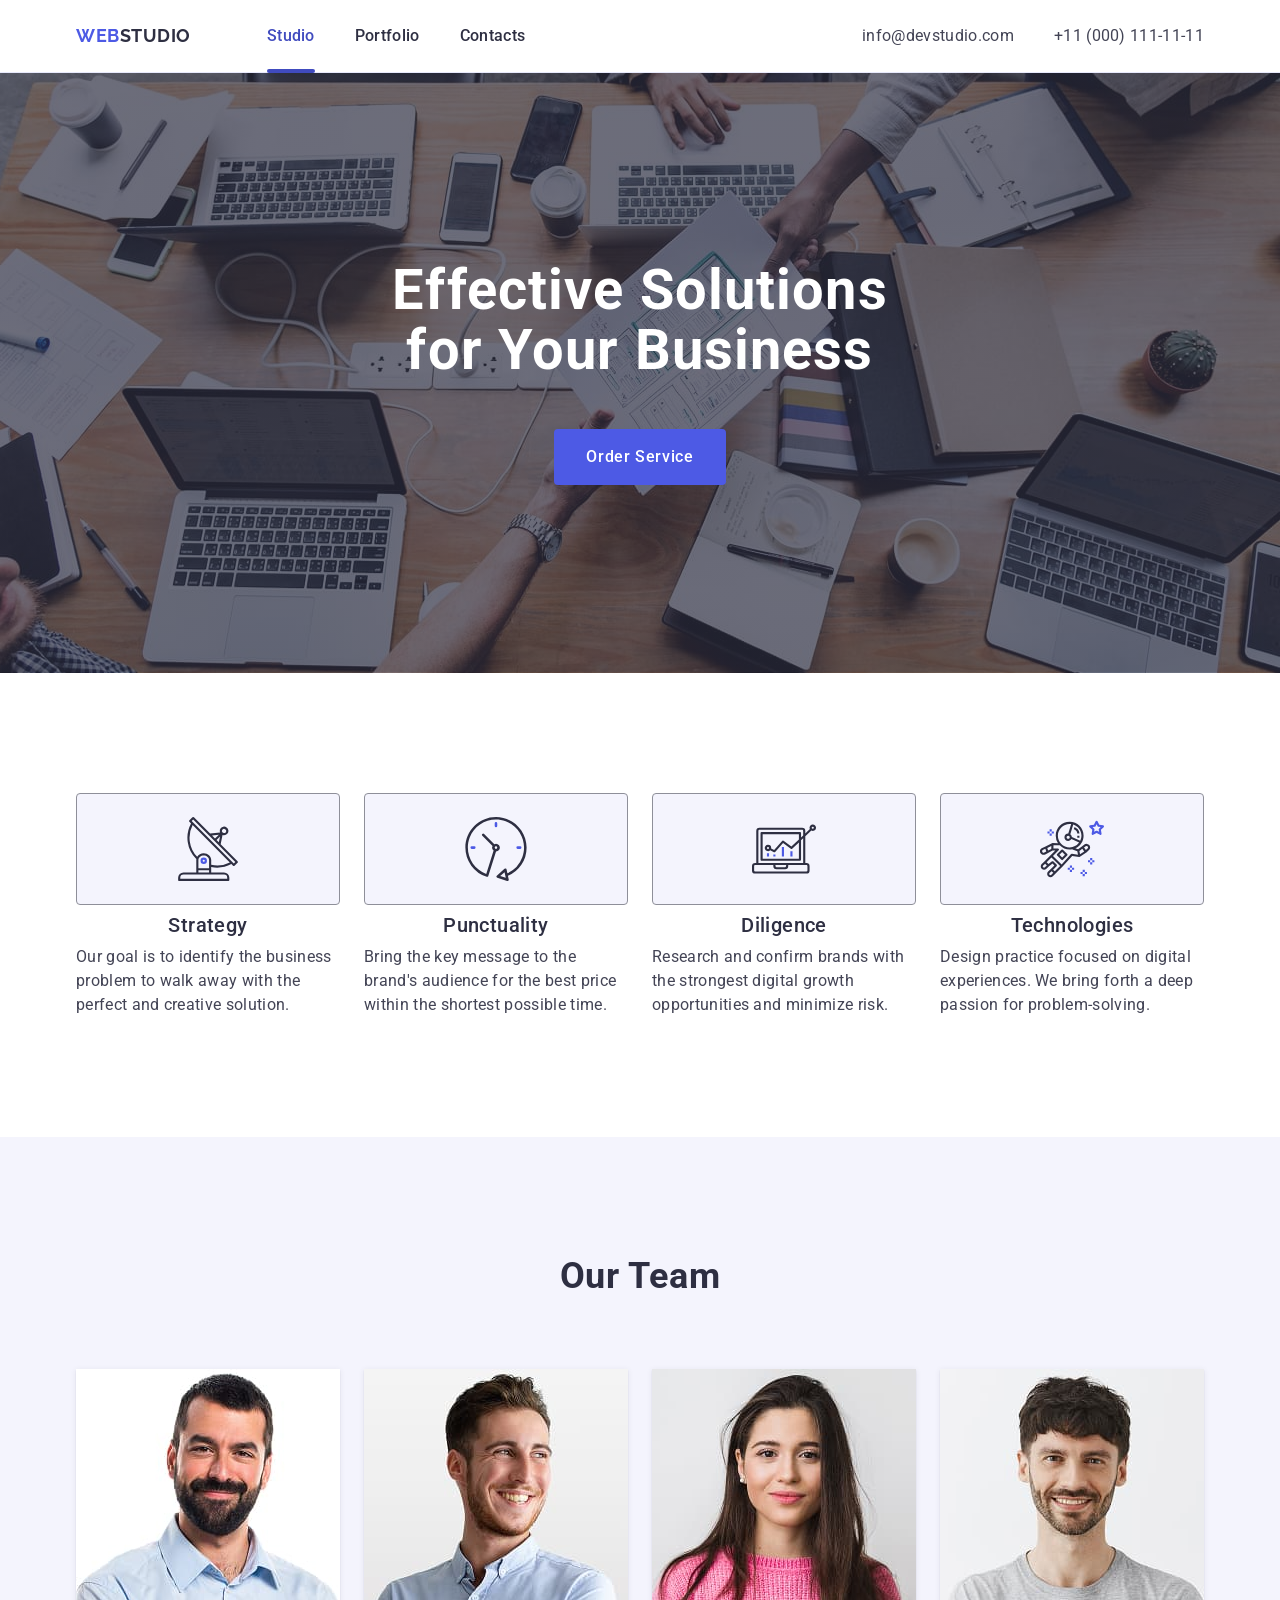
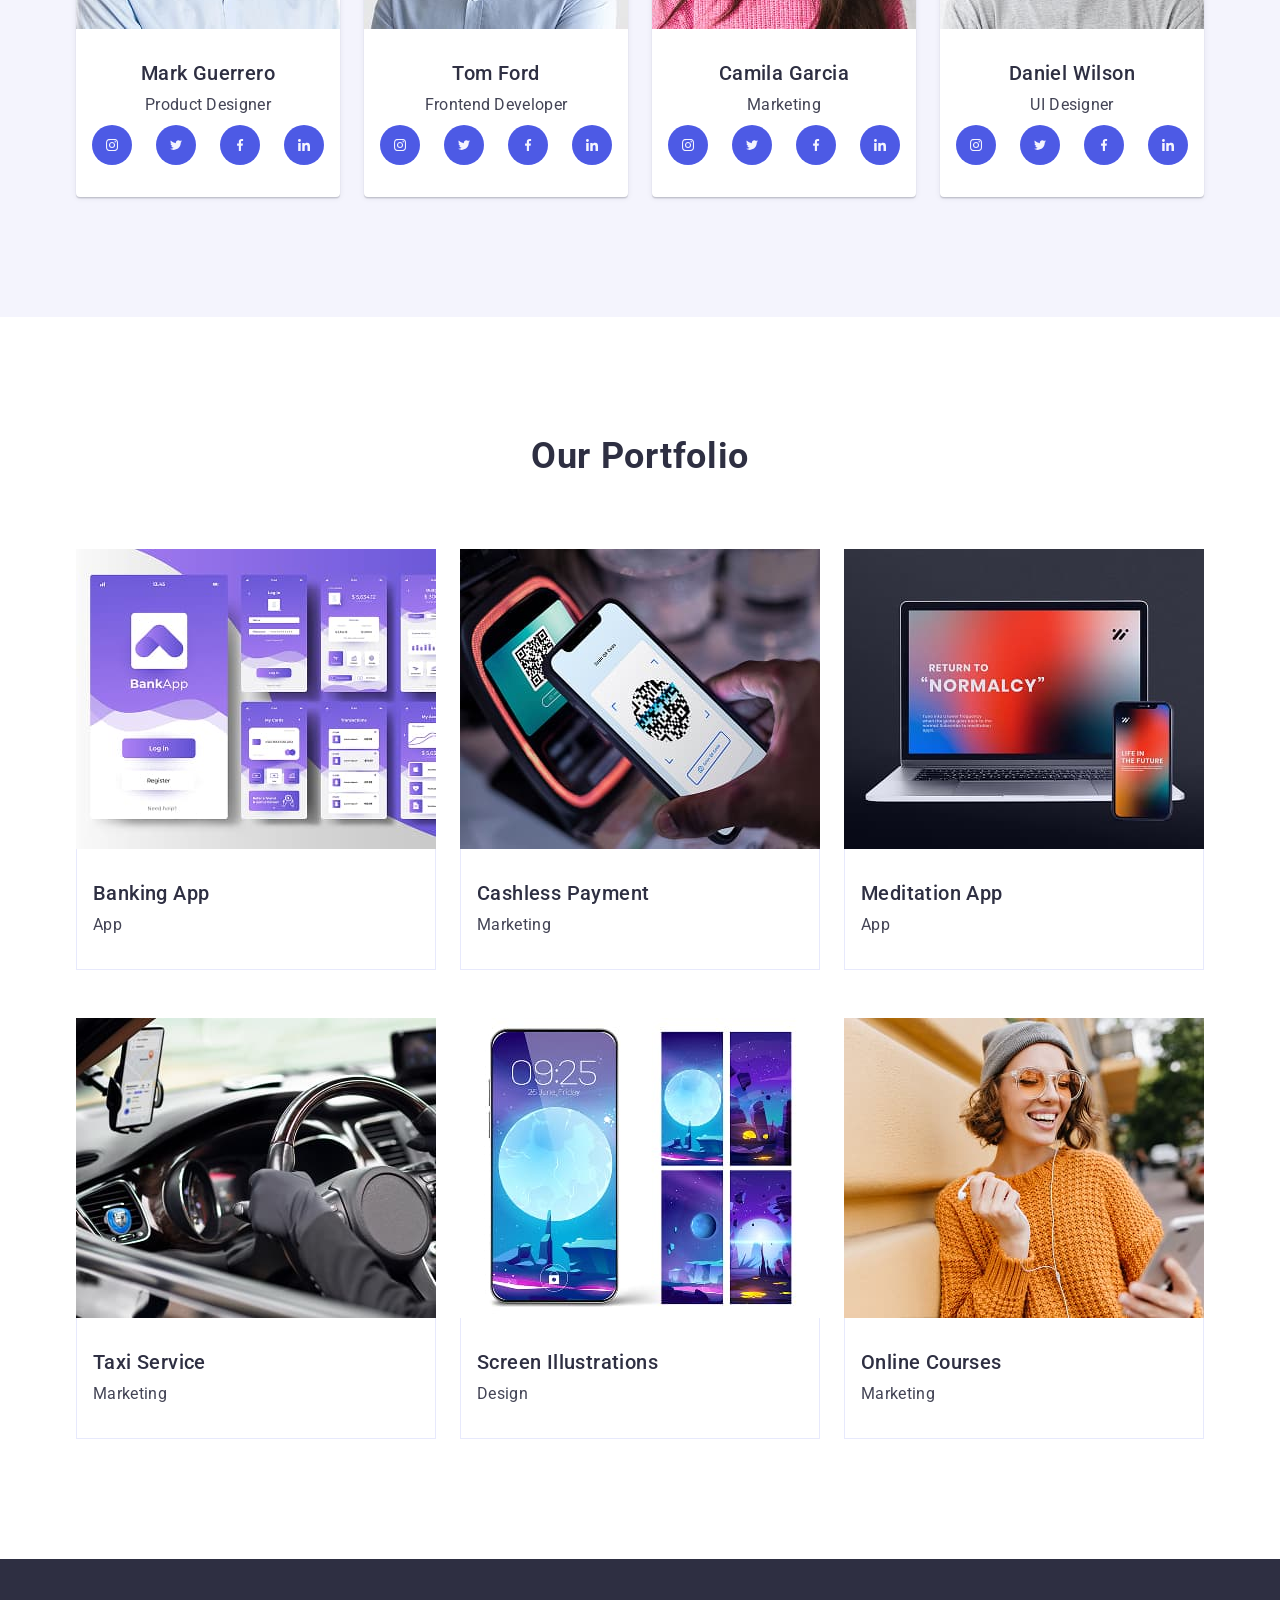
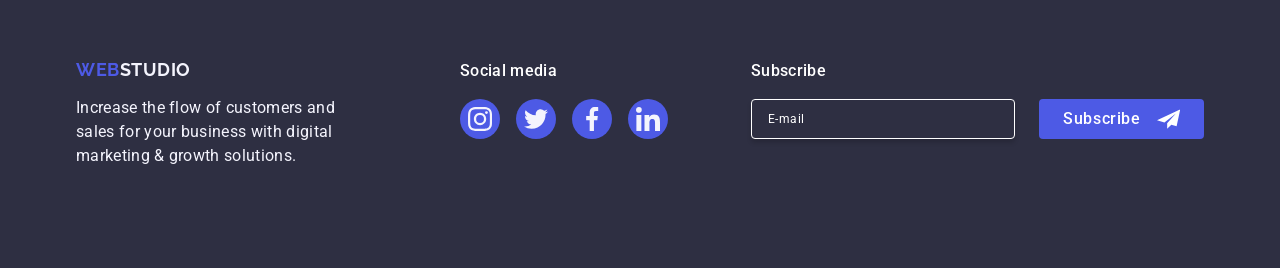
<file: index.html>
<!DOCTYPE html>
<html lang="en">
  <head>
    <meta charset="UTF-8" />
    <meta name="viewport" content="width=device-width, initial-scale=1.0" />
    <link rel="preconnect" href="https://fonts.googleapis.com" />
    <link rel="preconnect" href="https://fonts.gstatic.com" crossorigin />
    <link
      href="https://fonts.googleapis.com/css2?family=Roboto:wght@400;500;700&display=swap&family=Raleway:wght@700&display=swap"
      rel="stylesheet"
    />
    <title>Homework-6</title>
    <link
      rel="stylesheet"
      href="https://cdnjs.cloudflare.com/ajax/libs/modern-normalize/3.0.1/modern-normalize.min.css"
      integrity="sha512-q6WgHqiHlKyOqslT/lgBgodhd03Wp4BEqKeW6nNtlOY4quzyG3VoQKFrieaCeSnuVseNKRGpGeDU3qPmabCANg=="
      crossorigin="anonymous"
      referrerpolicy="no-referrer"
    />
    <link rel="stylesheet" href="./css/styles.css" />
  </head>
  <body>
    <header class="header">
      <div class="container header-container">
        <nav class="nav">
          <a class="logo" href="./index.html"
            >Web<span class="logo-accent">Studio</span></a
          >
          <ul class="nav-list">
            <li class="nav-item">
              <a class="nav-link active" href="./index.html">Studio</a>
            </li>
            <li class="nav-item"><a class="nav-link" href="">Portfolio</a></li>
            <li class="nav-item"><a class="nav-link" href="">Contacts</a></li>
          </ul>
        </nav>
        <address class="address">
          <ul class="address-list">
            <li class="address-item">
              <a class="address-link" href="mailto:info@devstudio.com"
                >info@devstudio.com</a
              >
            </li>
            <li class="address-item">
              <a class="address-link" href="tel:+110001111111"
                >+11 (000) 111-11-11</a
              >
            </li>
          </ul>
        </address>
        <button class="button mob-menu-open-btn" type="button">
          <svg class="mob-menu-open-icon" width="24" height="24">
            <use href="./images/icons.svg#icon-mob-menu"></use>
          </svg>
        </button>
      </div>
      <div class="mob-menu">
        <div class="container mob-menu-container">
          <button class="mob-menu-close-btn" type="button">
            <svg class="mob-menu-close-icon" width="8" height="8">
              <use href="./images/icons.svg#icon-close-cross"></use>
            </svg>
          </button>
          <nav class="mob-menu-nav">
            <ul class="mob-menu-nav-list">
              <li class="mob-menu-nav-item">
                <a class="mob-menu-nav-link" href="./index.html">Studio</a>
              </li>
              <li class="mob-menu-nav-item">
                <a class="mob-menu-nav-link" href="">Portfolio</a>
              </li>
              <li class="mob-menu-nav-item">
                <a class="mob-menu-nav-link" href="">Contacts</a>
              </li>
            </ul>
          </nav>
          <address class="mob-menu-address">
            <ul class="mob-menu-address-list">
              <li class="mob-menu-address-item">
                <a
                  class="mob-menu-address-link"
                  href="mailto:info@devstudio.com"
                  >info@devstudio.com</a
                >
              </li>
              <li class="mob-menu-address-item">
                <a class="mob-menu-address-link" href="tel:+110001111111"
                  >+11 (000) 111-11-11</a
                >
              </li>
            </ul>
          </address>
          <div class="mob-menu-social">
            <ul class="mob-menu-social-list">
              <li class="mob-menu-social-item">
                <a class="mob-menu-social-link" href="">
                  <svg class="mob-menu-social-icon" width="24" height="24">
                    <use href="./images/icons.svg#icon-instagram"></use>
                  </svg>
                </a>
              </li>
              <li class="mob-menu-social-item">
                <a class="mob-menu-social-link" href="">
                  <svg class="mob-menu-social-icon" width="24" height="24">
                    <use href="./images/icons.svg#icon-twitter"></use>
                  </svg>
                </a>
              </li>
              <li class="mob-menu-social-item">
                <a class="mob-menu-social-link" href="">
                  <svg class="mob-menu-social-icon" width="24" height="24">
                    <use href="./images/icons.svg#icon-facebook"></use>
                  </svg>
                </a>
              </li>
              <li class="mob-menu-social-item">
                <a class="mob-menu-social-link" href="">
                  <svg class="mob-menu-social-icon" width="24" height="24">
                    <use href="./images/icons.svg#icon-linkedin"></use>
                  </svg>
                </a>
              </li>
            </ul>
          </div>
        </div>
      </div>
    </header>
    <main>
      <section class="section hero-section">
        <div class="container hero-container">
          <h1 class="hero-title">Effective Solutions for Your Business</h1>
          <button class="button hero-button" type="button" data-modal-open-btn>
            Order Service
          </button>
        </div>
      </section>
      <section class="section features-section">
        <div class="container features-container">
          <h2 class="features-title visually-hidden">Features</h2>
          <ul class="features-list">
            <li class="features-item">
              <div class="features-item-icon-wrapper">
                <svg class="features-item-icon" width="64" height="64">
                  <use href="./images/icons.svg#icon-antenna"></use>
                </svg>
              </div>
              <h3 class="features-item-title">Strategy</h3>
              <p class="features-item-text">
                Our goal is to identify the business problem to walk away with
                the perfect and creative solution.
              </p>
            </li>
            <li class="features-item">
              <div class="features-item-icon-wrapper">
                <svg class="features-item-icon" width="64" height="64">
                  <use href="./images/icons.svg#icon-clock"></use>
                </svg>
              </div>
              <h3 class="features-item-title">Punctuality</h3>
              <p class="features-item-text">
                Bring the key message to the brand's audience for the best price
                within the shortest possible time.
              </p>
            </li>
            <li class="features-item">
              <div class="features-item-icon-wrapper">
                <svg class="features-item-icon" width="64" height="64">
                  <use href="./images/icons.svg#icon-diagram"></use>
                </svg>
              </div>
              <h3 class="features-item-title">Diligence</h3>
              <p class="features-item-text">
                Research and confirm brands with the strongest digital growth
                opportunities and minimize risk.
              </p>
            </li>
            <li class="features-item">
              <div class="features-item-icon-wrapper">
                <svg class="features-item-icon" width="64" height="64">
                  <use href="./images/icons.svg#icon-astronaut"></use>
                </svg>
              </div>
              <h3 class="features-item-title">Technologies</h3>
              <p class="features-item-text">
                Design practice focused on digital experiences. We bring forth a
                deep passion for problem-solving.
              </p>
            </li>
          </ul>
        </div>
      </section>
      <section class="section team-section">
        <div class="container team-container">
          <h2 class="team-title">Our Team</h2>
          <ul class="team-list">
            <li class="team-item">
              <img
                srcset="
                  ./images/member-1-1x.jpg 1x,
                  ./images/member-1-2x.jpg 2x
                "
                src="./images/member-1-1x.jpg"
                alt="Mark Guerrero"
                width="264"
              />
              <div class="team-item-text-content">
                <h3 class="team-item-title">Mark Guerrero</h3>
                <p class="team-item-text">Product Designer</p>
                <ul class="team-social-list">
                  <li class="team-social-item">
                    <a class="team-social-link" href="">
                      <svg class="team-social-icon" width="12" height="12">
                        <use href="./images/icons.svg#icon-instagram"></use>
                      </svg>
                    </a>
                  </li>
                  <li class="team-social-item">
                    <a class="team-social-link" href="">
                      <svg class="team-social-icon" width="12" height="12">
                        <use href="./images/icons.svg#icon-twitter"></use>
                      </svg>
                    </a>
                  </li>
                  <li class="team-social-item">
                    <a class="team-social-link" href="">
                      <svg class="team-social-icon" width="12" height="12">
                        <use href="./images/icons.svg#icon-facebook"></use>
                      </svg>
                    </a>
                  </li>
                  <li class="team-social-item">
                    <a class="team-social-link" href="">
                      <svg class="team-social-icon" width="12" height="12">
                        <use href="./images/icons.svg#icon-linkedin"></use>
                      </svg>
                    </a>
                  </li>
                </ul>
              </div>
            </li>
            <li class="team-item">
              <img
                srcset="
                  ./images/member-2-1x.jpg 1x,
                  ./images/member-2-2x.jpg 2x
                "
                src="./images/member-2-1x.jpg"
                alt="Tom Ford"
                width="264"
              />
              <div class="team-item-text-content">
                <h3 class="team-item-title">Tom Ford</h3>
                <p class="team-item-text">Frontend Developer</p>
                <ul class="team-social-list">
                  <li class="team-social-item">
                    <a class="team-social-link" href="">
                      <svg class="team-social-icon" width="12" height="12">
                        <use href="./images/icons.svg#icon-instagram"></use>
                      </svg>
                    </a>
                  </li>
                  <li class="team-social-item">
                    <a class="team-social-link" href="">
                      <svg class="team-social-icon" width="12" height="12">
                        <use href="./images/icons.svg#icon-twitter"></use>
                      </svg>
                    </a>
                  </li>
                  <li class="team-social-item">
                    <a class="team-social-link" href="">
                      <svg class="team-social-icon" width="12" height="12">
                        <use href="./images/icons.svg#icon-facebook"></use>
                      </svg>
                    </a>
                  </li>
                  <li class="team-social-item">
                    <a class="team-social-link" href="">
                      <svg class="team-social-icon" width="12" height="12">
                        <use href="./images/icons.svg#icon-linkedin"></use>
                      </svg>
                    </a>
                  </li>
                </ul>
              </div>
            </li>
            <li class="team-item">
              <img
                srcset="
                  ./images/member-3-1x.jpg 1x,
                  ./images/member-3-2x.jpg 2x
                "
                src="./images/member-3-1x.jpg"
                alt="Camila Garcia"
                width="264"
              />
              <div class="team-item-text-content">
                <h3 class="team-item-title">Camila Garcia</h3>
                <p class="team-item-text">Marketing</p>
                <ul class="team-social-list">
                  <li class="team-social-item">
                    <a class="team-social-link" href="">
                      <svg class="team-social-icon" width="12" height="12">
                        <use href="./images/icons.svg#icon-instagram"></use>
                      </svg>
                    </a>
                  </li>
                  <li class="team-social-item">
                    <a class="team-social-link" href="">
                      <svg class="team-social-icon" width="12" height="12">
                        <use href="./images/icons.svg#icon-twitter"></use>
                      </svg>
                    </a>
                  </li>
                  <li class="team-social-item">
                    <a class="team-social-link" href="">
                      <svg class="team-social-icon" width="12" height="12">
                        <use href="./images/icons.svg#icon-facebook"></use>
                      </svg>
                    </a>
                  </li>
                  <li class="team-social-item">
                    <a class="team-social-link" href="">
                      <svg class="team-social-icon" width="12" height="12">
                        <use href="./images/icons.svg#icon-linkedin"></use>
                      </svg>
                    </a>
                  </li>
                </ul>
              </div>
            </li>
            <li class="team-item">
              <img
                srcset="
                  ./images/member-4-1x.jpg 1x,
                  ./images/member-4-2x.jpg 2x
                "
                src="./images/member-4-1x.jpg"
                alt="Daniel Wilson"
                width="264"
              />
              <div class="team-item-text-content">
                <h3 class="team-item-title">Daniel Wilson</h3>
                <p class="team-item-text">UI Designer</p>
                <ul class="team-social-list">
                  <li class="team-social-item">
                    <a class="team-social-link" href="">
                      <svg class="team-social-icon" width="12" height="12">
                        <use href="./images/icons.svg#icon-instagram"></use>
                      </svg>
                    </a>
                  </li>
                  <li class="team-social-item">
                    <a class="team-social-link" href="">
                      <svg class="team-social-icon" width="12" height="12">
                        <use href="./images/icons.svg#icon-twitter"></use>
                      </svg>
                    </a>
                  </li>
                  <li class="team-social-item">
                    <a class="team-social-link" href="">
                      <svg class="team-social-icon" width="12" height="12">
                        <use href="./images/icons.svg#icon-facebook"></use>
                      </svg>
                    </a>
                  </li>
                  <li class="team-social-item">
                    <a class="team-social-link" href="">
                      <svg class="team-social-icon" width="12" height="12">
                        <use href="./images/icons.svg#icon-linkedin"></use>
                      </svg>
                    </a>
                  </li>
                </ul>
              </div>
            </li>
          </ul>
        </div>
      </section>
      <section class="section portfolio-section">
        <div class="container portfolio-container">
          <h2 class="portfolio-title">Our Portfolio</h2>
          <ul class="portfolio-list">
            <li class="portfolio-item">
              <div class="portfolio-image-wrapper">
                <picture>
                  <source
                    srcset="
                      ./images/portfolio-1-1x.jpg 1x,
                      ./images/portfolio-1-2x.jpg 2x
                    "
                    media="(min-width: 768px)"
                  />
                  <source
                    srcset="
                      ./images/portfolio-1-mob-1x.jpg 1x,
                      ./images/portfolio-1-mob-2x.jpg 2x
                    "
                    media="(min-width: 320px)"
                  />
                  <img
                    src="./images/portfolio-1-1x.jpg"
                    alt="Scanning QR code for Cashless Payment"
                    width="360"
                  />
                </picture>
                <p class="portfolio-overlay-text">
                  14 Stylish and User-Friendly App Design Concepts · Task
                  Manager App · Calorie Tracker App · Exotic Fruit Ecommerce App
                  · Cloud Storage App
                </p>
              </div>
              <div class="portfolio-item-text-content">
                <h3 class="portfolio-item-title">Banking App</h3>
                <p class="portfolio-item-text">App</p>
              </div>
            </li>
            <li class="portfolio-item">
              <div class="portfolio-image-wrapper">
                <picture>
                  <source
                    srcset="
                      ./images/portfolio-2-1x.jpg 1x,
                      ./images/portfolio-2-2x.jpg 2x
                    "
                    media="(min-width: 768px)"
                  />
                  <source
                    srcset="
                      ./images/portfolio-2-mob-1x.jpg 1x,
                      ./images/portfolio-2-mob-2x.jpg 2x
                    "
                    media="(min-width: 320px)"
                  />
                  <img
                    src="./images/portfolio-2-1x.jpg"
                    alt="Scanning QR code for Cashless Payment"
                    width="360"
                  />
                </picture>
                <p class="portfolio-overlay-text">
                  14 Stylish and User-Friendly App Design Concepts · Task
                  Manager App · Calorie Tracker App · Exotic Fruit Ecommerce App
                  · Cloud Storage App
                </p>
              </div>
              <div class="portfolio-item-text-content">
                <h3 class="portfolio-item-title">Cashless Payment</h3>
                <p class="portfolio-item-text">Marketing</p>
              </div>
            </li>
            <li class="portfolio-item">
              <div class="portfolio-image-wrapper">
                <picture>
                  <source
                    srcset="
                      ./images/portfolio-3-1x.jpg 1x,
                      ./images/portfolio-3-2x.jpg 2x
                    "
                    media="(min-width: 768px)"
                  />
                  <source
                    srcset="
                      ./images/portfolio-3-mob-1x.jpg 1x,
                      ./images/portfolio-3-mob-2x.jpg 2x
                    "
                    media="(min-width: 320px)"
                  />
                  <img
                    src="./images/portfolio-3-1x.jpg"
                    alt="Scanning QR code for Cashless Payment"
                    width="360"
                  />
                </picture>
                <p class="portfolio-overlay-text">
                  14 Stylish and User-Friendly App Design Concepts · Task
                  Manager App · Calorie Tracker App · Exotic Fruit Ecommerce App
                  · Cloud Storage App
                </p>
              </div>
              <div class="portfolio-item-text-content">
                <h3 class="portfolio-item-title">Meditation App</h3>
                <p class="portfolio-item-text">App</p>
              </div>
            </li>
            <li class="portfolio-item">
              <div class="portfolio-image-wrapper">
                <picture>
                  <source
                    srcset="
                      ./images/portfolio-4-1x.jpg 1x,
                      ./images/portfolio-4-2x.jpg 2x
                    "
                    media="(min-width: 768px)"
                  />
                  <source
                    srcset="
                      ./images/portfolio-4-mob-1x.jpg 1x,
                      ./images/portfolio-4-mob-2x.jpg 2x
                    "
                    media="(min-width: 320px)"
                  />
                  <img
                    src="./images/portfolio-4-1x.jpg"
                    alt="Scanning QR code for Cashless Payment"
                    width="360"
                  />
                </picture>
                <p class="portfolio-overlay-text">
                  14 Stylish and User-Friendly App Design Concepts · Task
                  Manager App · Calorie Tracker App · Exotic Fruit Ecommerce App
                  · Cloud Storage App
                </p>
              </div>
              <div class="portfolio-item-text-content">
                <h3 class="portfolio-item-title">Taxi Service</h3>
                <p class="portfolio-item-text">Marketing</p>
              </div>
            </li>
            <li class="portfolio-item">
              <div class="portfolio-image-wrapper">
                <picture>
                  <source
                    srcset="
                      ./images/portfolio-5-1x.jpg 1x,
                      ./images/portfolio-5-2x.jpg 2x
                    "
                    media="(min-width: 768px)"
                  />
                  <source
                    srcset="
                      ./images/portfolio-5-mob-1x.jpg 1x,
                      ./images/portfolio-5-mob-2x.jpg 2x
                    "
                    media="(min-width: 320px)"
                  />
                  <img
                    src="./images/portfolio-5-1x.jpg"
                    alt="Scanning QR code for Cashless Payment"
                    width="360"
                  />
                </picture>
                <p class="portfolio-overlay-text">
                  14 Stylish and User-Friendly App Design Concepts · Task
                  Manager App · Calorie Tracker App · Exotic Fruit Ecommerce App
                  · Cloud Storage App
                </p>
              </div>
              <div class="portfolio-item-text-content">
                <h3 class="portfolio-item-title">Screen Illustrations</h3>
                <p class="portfolio-item-text">Design</p>
              </div>
            </li>
            <li class="portfolio-item">
              <div class="portfolio-image-wrapper">
                <picture>
                  <source
                    srcset="
                      ./images/portfolio-6-1x.jpg 1x,
                      ./images/portfolio-6-2x.jpg 2x
                    "
                    media="(min-width: 768px)"
                  />
                  <source
                    srcset="
                      ./images/portfolio-6-mob-1x.jpg 1x,
                      ./images/portfolio-6-mob-2x.jpg 2x
                    "
                    media="(min-width: 320px)"
                  />
                  <img
                    src="./images/portfolio-6-1x.jpg"
                    alt="Scanning QR code for Cashless Payment"
                    width="360"
                  />
                </picture>
                <p class="portfolio-overlay-text">
                  14 Stylish and User-Friendly App Design Concepts · Task
                  Manager App · Calorie Tracker App · Exotic Fruit Ecommerce App
                  · Cloud Storage App
                </p>
              </div>
              <div class="portfolio-item-text-content">
                <h3 class="portfolio-item-title">Online Courses</h3>
                <p class="portfolio-item-text">Marketing</p>
              </div>
            </li>
          </ul>
        </div>
      </section>
    </main>
    <footer class="footer">
      <div class="container">
        <div class="footer-info">
          <a class="logo" href="./index.html"
            >Web<span class="logo-accent">Studio</span></a
          >
          <p class="footer-text">
            Increase the flow of customers and sales for your business with
            digital marketing & growth solutions.
          </p>
        </div>
        <div class="footer-social">
          <p class="footer-social-text">Social media</p>
          <ul class="footer-social-list">
            <li class="footer-social-item">
              <a class="footer-social-link" href="">
                <svg class="footer-social-icon" width="24" height="24">
                  <use href="./images/icons.svg#icon-instagram"></use>
                </svg>
              </a>
            </li>
            <li class="footer-social-item">
              <a class="footer-social-link" href="">
                <svg class="footer-social-icon" width="24" height="24">
                  <use href="./images/icons.svg#icon-twitter"></use>
                </svg>
              </a>
            </li>
            <li class="footer-social-item">
              <a class="footer-social-link" href="">
                <svg class="footer-social-icon" width="24" height="24">
                  <use href="./images/icons.svg#icon-facebook"></use>
                </svg>
              </a>
            </li>
            <li class="footer-social-item">
              <a class="footer-social-link" href="">
                <svg class="footer-social-icon" width="24" height="24">
                  <use href="./images/icons.svg#icon-linkedin"></use>
                </svg>
              </a>
            </li>
          </ul>
        </div>
        <div class="footer-form-wrapper">
          <p class="footer-form-description">Subscribe</p>
          <form class="footer-form">
            <label class="footer-form-label">
              <input
                class="footer-form-input"
                type="email"
                name="email"
                placeholder="E-mail"
              />
            </label>
            <button class="button footer-form-button" type="submit">
              Subscribe
              <svg class="footer-form-icon" width="24" height="24">
                <use href="./images/icons.svg#icon-send"></use>
              </svg>
            </button>
          </form>
        </div>
      </div>
    </footer>
    <div class="modal-overlay" data-modal>
      <div class="modal">
        <button class="modal-close-button" type="button" data-modal-close-btn>
          <svg class="modal-close-icon" width="8" height="8">
            <use href="./images/icons.svg#icon-close-cross"></use>
          </svg>
        </button>
        <p class="modal-description">
          Leave your contacts and we will call you back
        </p>
        <form class="modal-form">
          <div class="modal-input-wrapper">
            <label class="modal-input-label" for="user-name">Name</label>
            <div class="modal-input-icon-wrapper">
              <input
                class="modal-input"
                name="user-name"
                id="user-name"
                type="text"
                required
              />
              <svg class="modal-input-icon" width="18" height="24">
                <use href="./images/icons.svg#icon-person"></use>
              </svg>
            </div>
          </div>
          <div class="modal-input-wrapper">
            <label class="modal-input-label" for="phone">Phone</label>
            <div class="modal-input-icon-wrapper">
              <input
                class="modal-input"
                name="phone"
                id="phone"
                type="tel"
                required
              />
              <svg class="modal-input-icon" width="18" height="24">
                <use href="./images/icons.svg#icon-phone"></use>
              </svg>
            </div>
          </div>
          <div class="modal-input-wrapper">
            <label class="modal-input-label" for="email">Email</label>
            <div class="modal-input-icon-wrapper">
              <input
                class="modal-input"
                name="email"
                id="email"
                type="email"
                required
              />
              <svg class="modal-input-icon" width="18" height="24">
                <use href="./images/icons.svg#icon-email"></use>
              </svg>
            </div>
          </div>
          <div class="modal-input-wrapper modal-input-wrapper-textarea">
            <label class="modal-input-label" for="user-comment">Comment</label>
            <textarea
              class="modal-textarea"
              name="user-comment"
              id="user-comment"
              rows="5"
              placeholder="Text input"
            ></textarea>
          </div>
          <div class="modal-checkbox-wrapper">
            <input
              class="modal-checkbox-input visually-hidden"
              type="checkbox"
              id="user-privacy"
              name="user-privacy"
              value="true"
            />
            <label class="modal-checkbox-label" for="user-privacy"
              ><span class="modal-custom-checkbox">
                <svg class="modal-checkbox-icon" width="10" height="8">
                  <use href="./images/icons.svg#icon-tick"></use></svg></span
              >I accept the terms and conditions of the<a
                class="modal-checkbox-link"
                href="#"
                >Privacy Policy</a
              ></label
            >
          </div>
          <button class="button modal-button" type="submit">Send</button>
        </form>
      </div>
    </div>
    <script src="./js/mob-menu.js" defer></script>
    <script src="./js/data-modal.js" defer></script>
  </body>
</html>
</file>
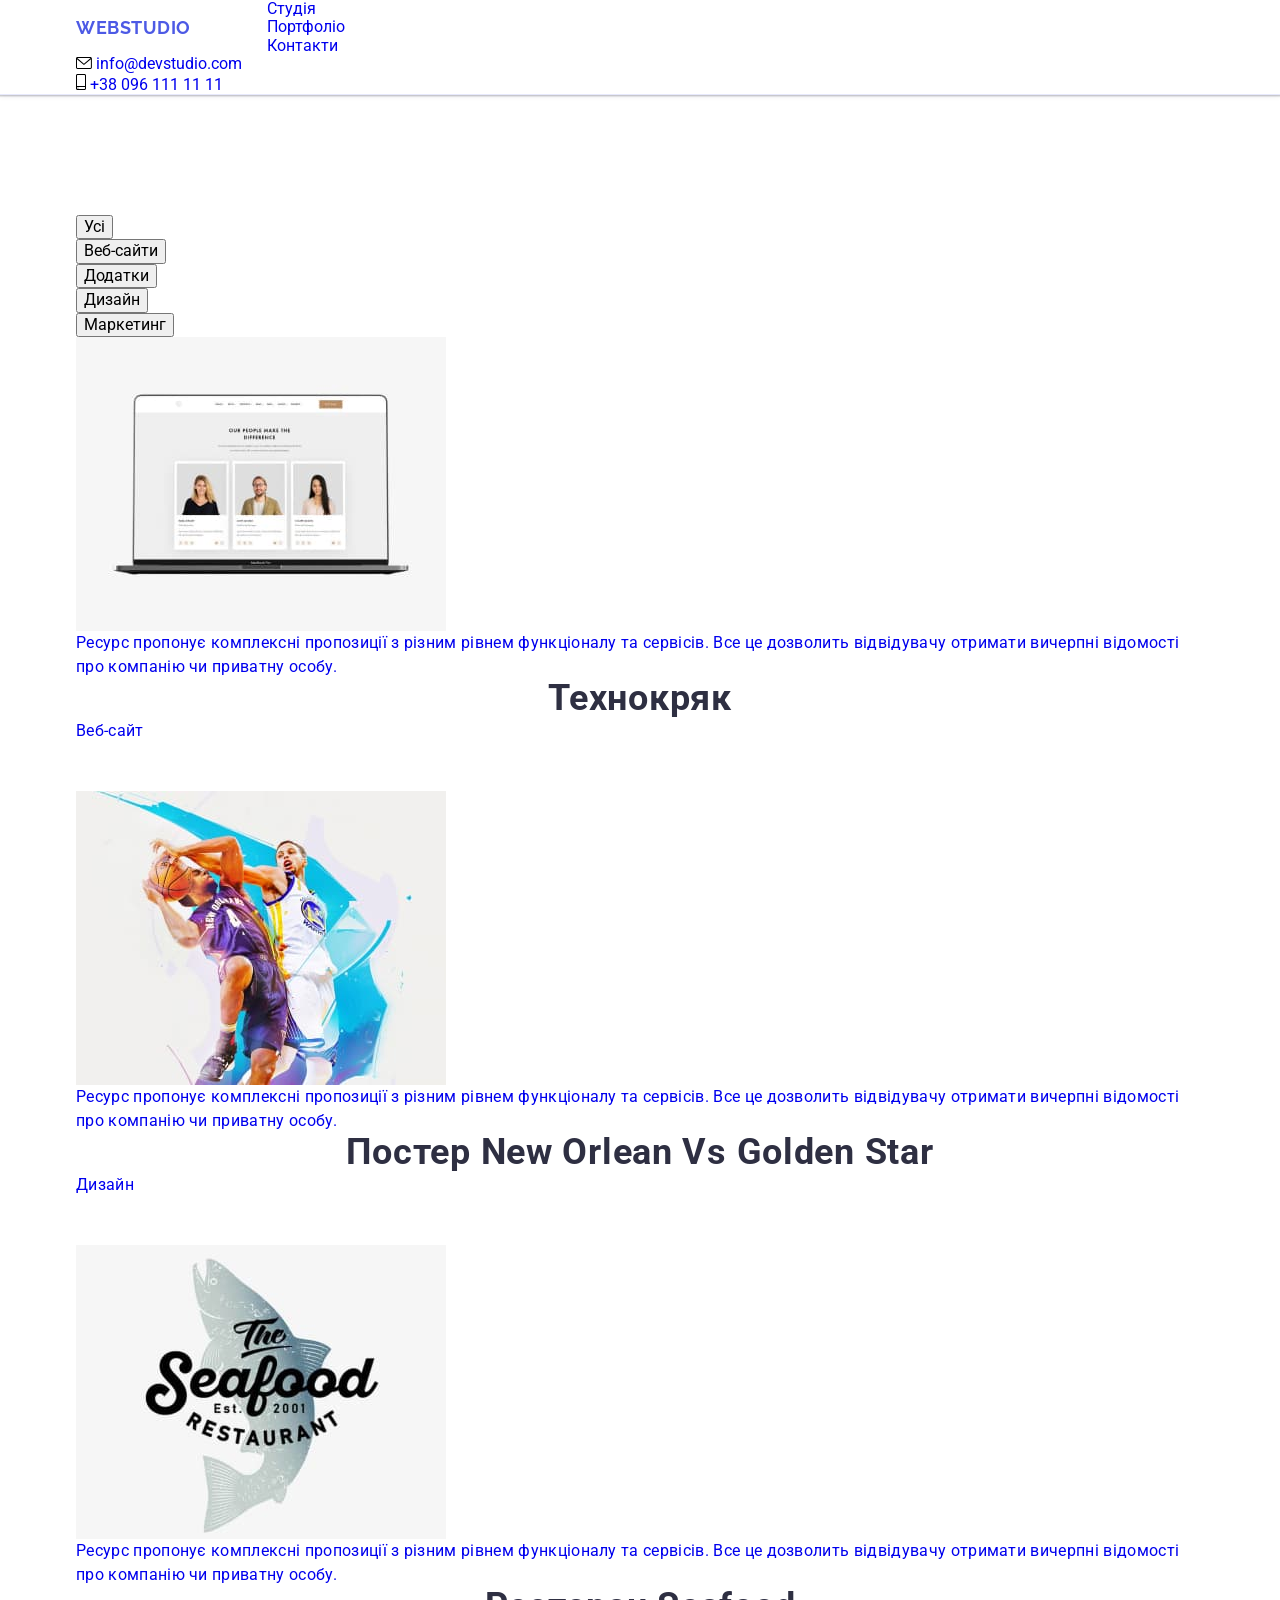
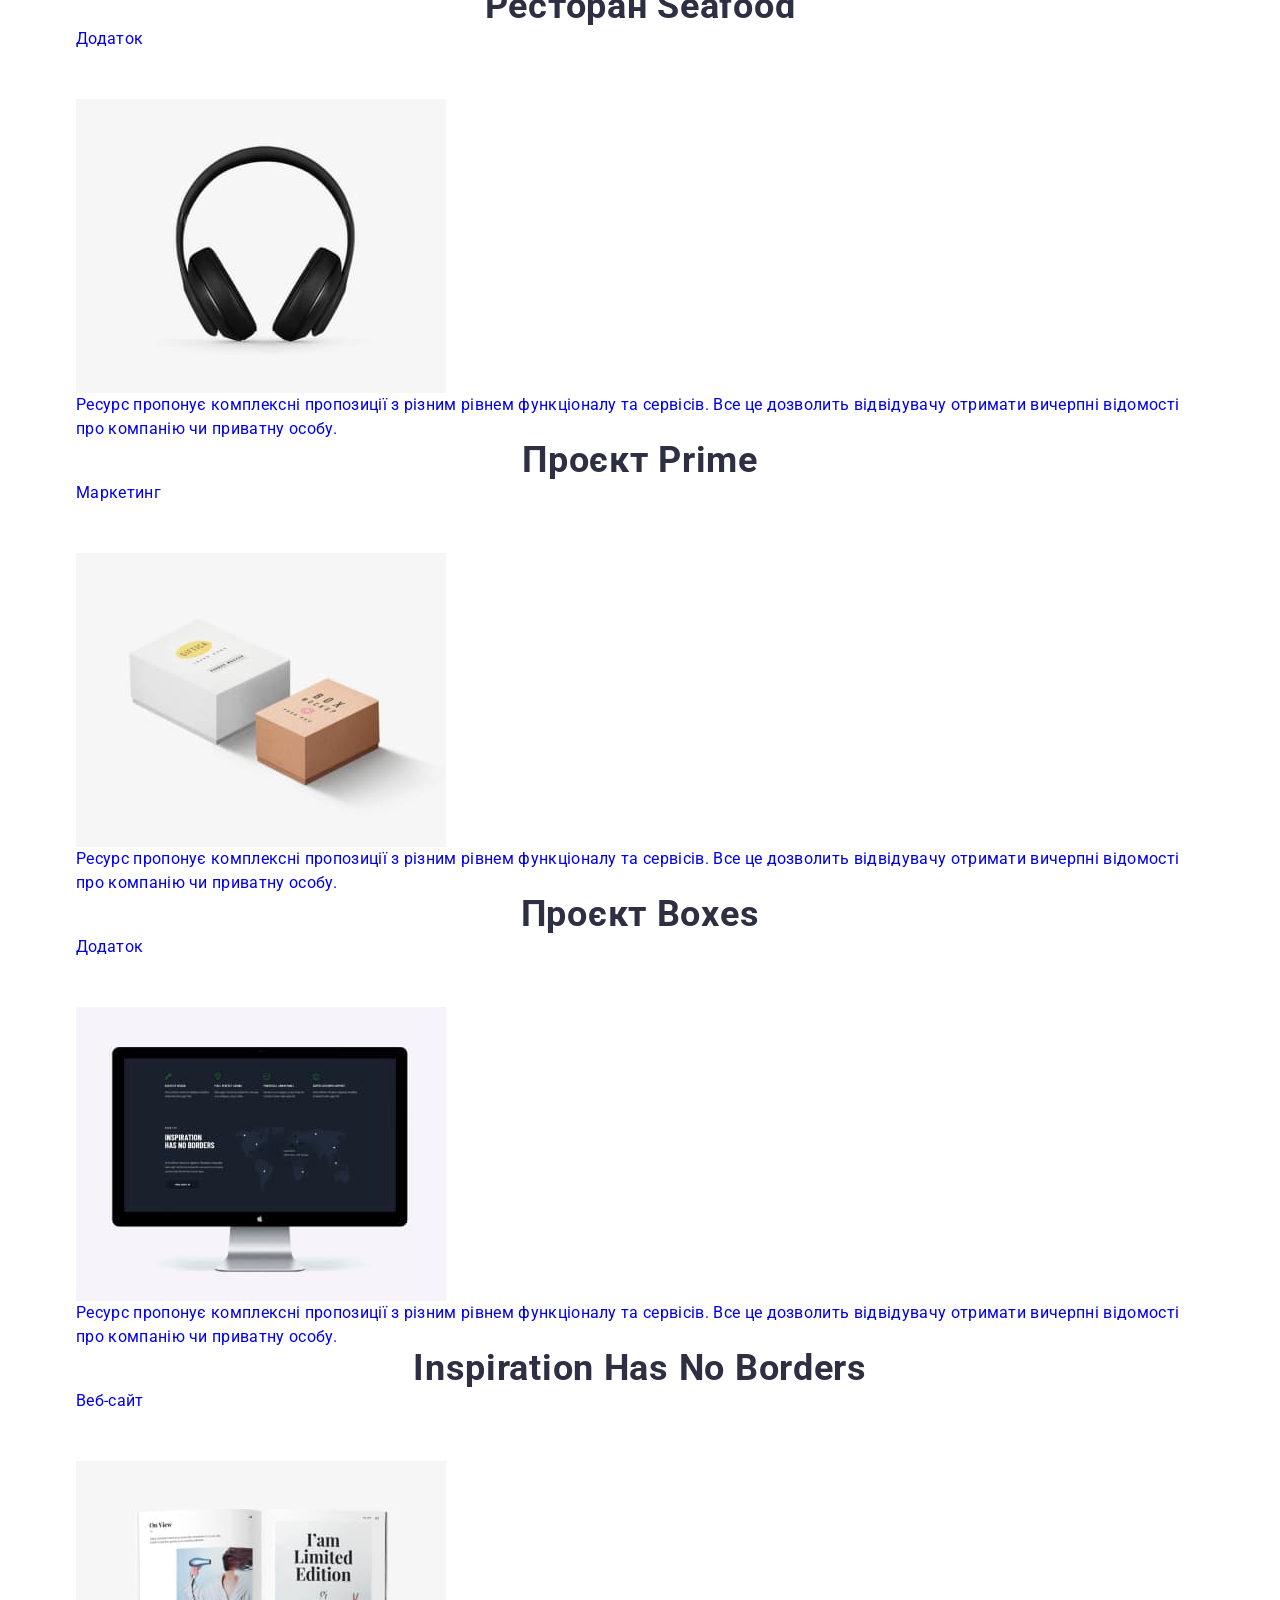
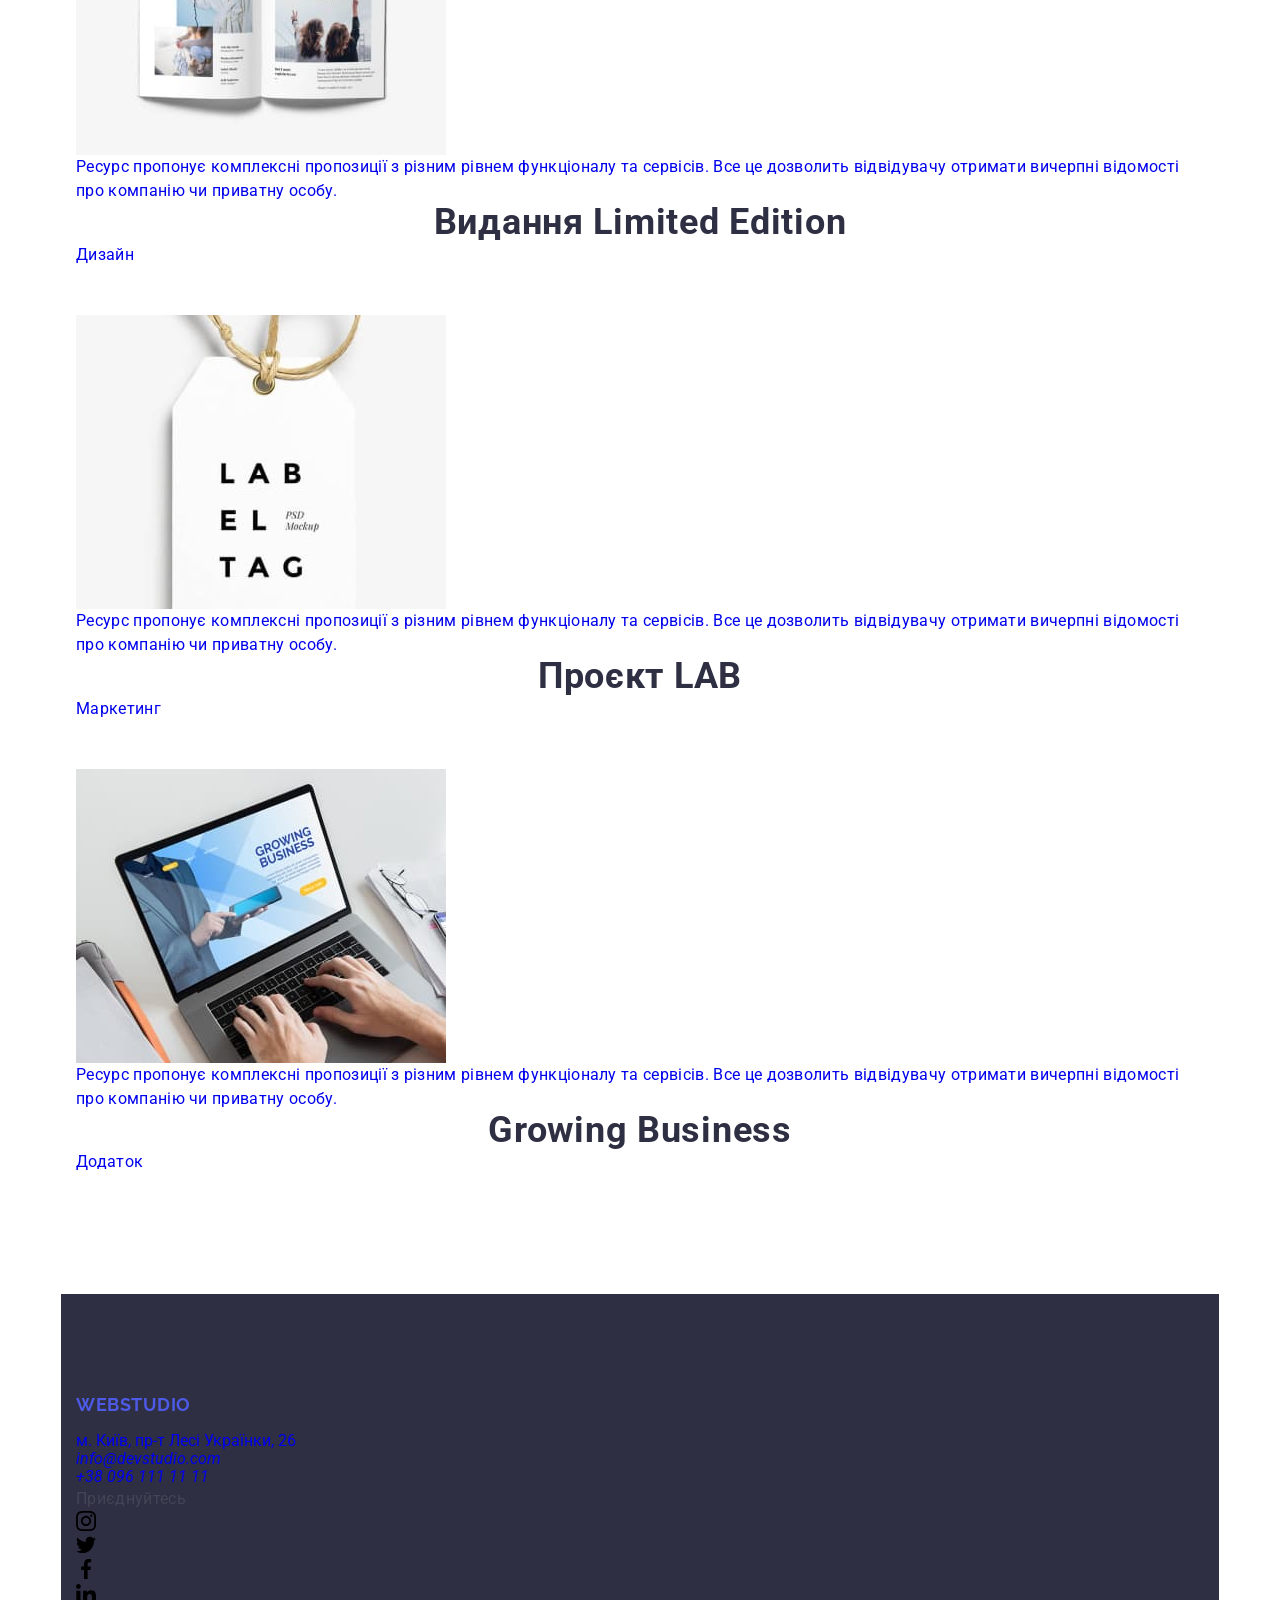
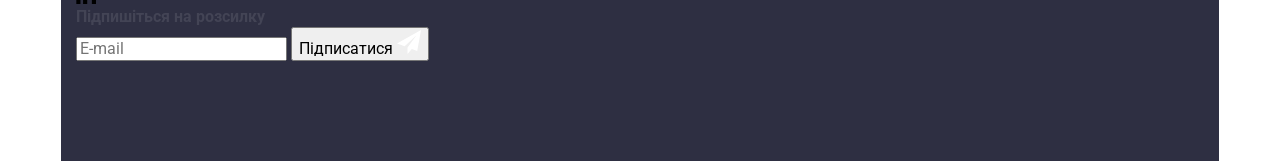
<file: portfolio.html>
<!DOCTYPE html>
<html lang="uk">
  <head>
    <meta charset="UTF-8" />
    <meta http-equiv="X-UA-Compatible" content="IE=edge" />
    <meta name="viewport" content="width=device-width, initial-scale=1.0" />
    <title>Веб-студія сторінка портфоліо</title>
    <link
      href="https://fonts.googleapis.com/css2?family=Raleway:wght@700&family=Roboto:wght@400;500;700;900&display=swap"
      rel="stylesheet"
    />
    <link
      rel="stylesheet"
      href="https://cdnjs.cloudflare.com/ajax/libs/modern-normalize/1.1.0/modern-normalize.min.css"
      integrity="sha512-wpPYUAdjBVSE4KJnH1VR1HeZfpl1ub8YT/NKx4PuQ5NmX2tKuGu6U/JRp5y+Y8XG2tV+wKQpNHVUX03MfMFn9Q=="
      crossorigin="anonymous"
      referrerpolicy="no-referrer"
    />
    <link rel="stylesheet" href="./css/styles.css" />
  </head>
  <body>
    <header class="header">
      <div class="container site-header">
        <nav class="nav">
          <a href="./index.html" class="logo">Web<span class="logo-header">Studio</span></a>
          <ul class="site-nav">
            <li class="item"><a href="./index.html" class="link">Студія</a></li>
            <li class="item"><a href="./portfolio.html" class="link current">Портфоліо</a></li>
            <li class="item"><a href="#" class="link">Контакти</a></li>
          </ul>
        </nav>
        <ul class="header-contacts">
          <li class="item">
            <a href="mailto:info@devstudio.com" class="contacts">
              <svg class="header-contacts-icon" width="16" height="12">
                <use href="./images/sprite.svg#icon-envelope"></use>
              </svg>
              info@devstudio.com
            </a>
          </li>
          <li class="item">
            <a href="tel:+380961111111" class="contacts">
              <svg class="header-contacts-icon" width="10" height="16">
                <use href="./images/sprite.svg#icon-smartphone"></use>
              </svg>
              +38 096 111 11 11
            </a>
          </li>
        </ul>
      </div>
    </header>
    <main>
      <section class="section">
        <div class="container">
          <h1 class="visually-hidden">Портфоліо</h1>
          <ul class="portfolio-filter">
            <li><button type="button" class="filter-button">Усі</button></li>
            <li><button type="button" class="filter-button">Веб-сайти</button></li>
            <li><button type="button" class="filter-button">Додатки</button></li>
            <li><button type="button" class="filter-button">Дизайн</button></li>
            <li><button type="button" class="filter-button">Маркетинг</button></li>
          </ul>
          <ul class="portfolio-list">
            <li class="portfolio-card">
              <a href="#" class="portfolio-card-link">
                <div class="card-thumb">
                  <img src="./images/portfolio1.jpg" alt="Зображення веб-сайту на ноутбуці" width="370" />
                  <div class="card-overlay">
                    <p class="card-discr">
                      Ресурс пропонує комплексні пропозиції з різним рівнем функціоналу та сервісів. Все це дозволить
                      відвідувачу отримати вичерпні відомості про компанію чи приватну особу.
                    </p>
                  </div>
                </div>
                <div class="portfolio-card-bottom">
                  <h2 class="title">Технокряк</h2>
                  <p class="text">Веб-сайт</p>
                </div>
              </a>
            </li>
            <li class="portfolio-card">
              <a href="#" class="portfolio-card-link">
                <div class="card-thumb">
                  <img src="./images/portfolio2.jpg" alt="Зображення дизайну постера" width="370" />
                  <div class="card-overlay">
                    <p class="card-discr">
                      Ресурс пропонує комплексні пропозиції з різним рівнем функціоналу та сервісів. Все це дозволить
                      відвідувачу отримати вичерпні відомості про компанію чи приватну особу.
                    </p>
                  </div>
                </div>
                <div class="portfolio-card-bottom">
                  <h2 class="title">Постер New Orlean vs Golden Star</h2>
                  <p class="text">Дизайн</p>
                </div>
              </a>
            </li>
            <li class="portfolio-card">
              <a href="#" class="portfolio-card-link">
                <div class="card-thumb">
                  <img src="./images/portfolio3.jpg" alt="Зображення логотипу ресторану" width="370" />
                  <div class="card-overlay">
                    <p class="card-discr">
                      Ресурс пропонує комплексні пропозиції з різним рівнем функціоналу та сервісів. Все це дозволить
                      відвідувачу отримати вичерпні відомості про компанію чи приватну особу.
                    </p>
                  </div>
                </div>
                <div class="portfolio-card-bottom">
                  <h2 class="title">Ресторан Seafood</h2>
                  <p class="text">Додаток</p>
                </div>
              </a>
            </li>
            <li class="portfolio-card">
              <a href="#" class="portfolio-card-link">
                <div class="card-thumb">
                  <img src="./images/portfolio4.jpg" alt="Зображення візуалізації проєкту - навушники" width="370" />
                  <div class="card-overlay">
                    <p class="card-discr">
                      Ресурс пропонує комплексні пропозиції з різним рівнем функціоналу та сервісів. Все це дозволить
                      відвідувачу отримати вичерпні відомості про компанію чи приватну особу.
                    </p>
                  </div>
                </div>
                <div class="portfolio-card-bottom">
                  <h2 class="title">Проєкт Prime</h2>
                  <p class="text">Маркетинг</p>
                </div>
              </a>
            </li>
            <li class="portfolio-card">
              <a href="#" class="portfolio-card-link">
                <div class="card-thumb">
                  <img src="./images/portfolio5.jpg" alt="Зображення візуалізації проєкту - дві коробки" width="370" />
                  <div class="card-overlay">
                    <p class="card-discr">
                      Ресурс пропонує комплексні пропозиції з різним рівнем функціоналу та сервісів. Все це дозволить
                      відвідувачу отримати вичерпні відомості про компанію чи приватну особу.
                    </p>
                  </div>
                </div>
                <div class="portfolio-card-bottom">
                  <h2 class="title">Проєкт Boxes</h2>
                  <p class="text">Додаток</p>
                </div>
              </a>
            </li>
            <li class="portfolio-card">
              <a href="#" class="portfolio-card-link">
                <div class="card-thumb">
                  <img src="./images/portfolio6.jpg" alt="Зображення веб-сайту на маніторі ПК" width="370" />
                  <div class="card-overlay">
                    <p class="card-discr">
                      Ресурс пропонує комплексні пропозиції з різним рівнем функціоналу та сервісів. Все це дозволить
                      відвідувачу отримати вичерпні відомості про компанію чи приватну особу.
                    </p>
                  </div>
                </div>
                <div class="portfolio-card-bottom">
                  <h2 class="title">Inspiration has no Borders</h2>
                  <p class="text">Веб-сайт</p>
                </div>
              </a>
            </li>
            <li class="portfolio-card">
              <a href="#" class="portfolio-card-link">
                <div class="card-thumb">
                  <img src="./images/portfolio7.jpg" alt="Зображення дизайну книги" width="370" />
                  <div class="card-overlay">
                    <p class="card-discr">
                      Ресурс пропонує комплексні пропозиції з різним рівнем функціоналу та сервісів. Все це дозволить
                      відвідувачу отримати вичерпні відомості про компанію чи приватну особу.
                    </p>
                  </div>
                </div>
                <div class="portfolio-card-bottom">
                  <h2 class="title">Видання Limited Edition</h2>
                  <p class="text">Дизайн</p>
                </div>
              </a>
            </li>
            <li class="portfolio-card">
              <a href="#" class="portfolio-card-link">
                <div class="card-thumb">
                  <img
                    src="./images/portfolio8.jpg"
                    alt="Зображення візуалізації проєкту - бірка з логотипом"
                    width="370"
                  />
                  <div class="card-overlay">
                    <p class="card-discr">
                      Ресурс пропонує комплексні пропозиції з різним рівнем функціоналу та сервісів. Все це дозволить
                      відвідувачу отримати вичерпні відомості про компанію чи приватну особу.
                    </p>
                  </div>
                </div>
                <div class="portfolio-card-bottom">
                  <h2 class="title">Проєкт LAB</h2>
                  <p class="text">Маркетинг</p>
                </div>
              </a>
            </li>
            <li class="portfolio-card">
              <a href="#" class="portfolio-card-link">
                <div class="card-thumb">
                  <img src="./images/portfolio9.jpg" alt="Зображення вигляду додатку на ноутбуці" width="370" />
                  <div class="card-overlay">
                    <p class="card-discr">
                      Ресурс пропонує комплексні пропозиції з різним рівнем функціоналу та сервісів. Все це дозволить
                      відвідувачу отримати вичерпні відомості про компанію чи приватну особу.
                    </p>
                  </div>
                </div>
                <div class="portfolio-card-bottom">
                  <h2 class="title">Growing Business</h2>
                  <p class="text">Додаток</p>
                </div>
              </a>
            </li>
          </ul>
        </div>
      </section>
    </main>
    <footer>
      <div class="container footer">
        <div>
          <a href="./index.html" class="logo">Web<span class="logo-footer">Studio</span></a>
          <address>
            <ul class="footer-contacts">
              <li>
                <a
                  href="https://goo.gl/maps/CPtrU1FHBa2aNyZL9"
                  target="_blank"
                  rel="noopener noreferrer nofollow"
                  class="contacts address"
                  >м. Київ, пр-т Лесі Українки, 26
                </a>
              </li>
              <li>
                <a href="mailto:info@devstudio.com" class="contacts mailo">info@devstudio.com</a>
              </li>
              <li>
                <a href="tel:+380961111111" class="contacts tel">+38 096 111 11 11</a>
              </li>
            </ul>
          </address>
        </div>
        <div>
          <p class="socials-invite">Приєднуйтесь</p>
          <ul class="socials-list">
            <li class="socials-item">
              <a href="#" aria-label="Посилання на Instagram" class="socials-link-footer">
                <svg class="socials-icon-footer" width="20" height="20">
                  <use href="./images/sprite.svg#icon-instagram"></use>
                </svg>
              </a>
            </li>
            <li class="socials-item">
              <a href="#" aria-label="Посилання на Twitter" class="socials-link-footer">
                <svg class="socials-icon-footer" width="20" height="20">
                  <use href="./images/sprite.svg#icon-twitter"></use>
                </svg>
              </a>
            </li>
            <li class="socials-item">
              <a href="#" aria-label="Посилання на Facebook" class="socials-link-footer">
                <svg class="socials-icon-footer" width="20" height="20">
                  <use href="./images/sprite.svg#icon-facebook"></use>
                </svg>
              </a>
            </li>
            <li class="socials-item">
              <a href="#" aria-label="Посилання на Linkedin" class="socials-link-footer">
                <svg class="socials-icon-footer" width="20" height="20">
                  <use href="./images/sprite.svg#icon-linkedin"></use>
                </svg>
              </a>
            </li>
          </ul>
        </div>
        <div>
          <b class="title-form">Підпишіться на розсилку</b>
          <form name="form_subscription" class="form-subscription">
            <label>
              <input
                class="input-subscriber-email"
                type="email"
                placeholder="E-mail"
                name="subscriber_email"
                id="subscription"
              />
            </label>
            <button type="submit" class="subscription-sumbit">
              Підписатися
              <svg class="subscription-sumbit-icon" width="24" height="24">
                <use href="./images/sprite.svg#icon-send"></use>
              </svg>
            </button>
          </form>
        </div>
      </div>
    </footer>
  </body>
</html>
</file>
<file: css/styles.css>
body {
  font-family: "Roboto", sans-serif;
  color: #434455;
  background-color: #fff;
}

h1,
h2,
h3,
h4,
h5,
h6,
p {
  margin: 0;
  padding: 0;
}

h2,
h3 {
  color: #2e2f42;
}

h2 {
  font-size: 36px;
  line-height: 1.11;
  letter-spacing: 0.02em;
  text-transform: capitalize;
  text-align: center;
}

h3 {
  font-weight: 500;
  font-size: 20px;
  line-height: 1.2;
  letter-spacing: 0.02em;
}

p {
  font-size: 16px;
  line-height: 1.5;
  letter-spacing: 0.02em;
}

a {
  text-decoration: none;
}

ul {
  margin: 0;
  padding-left: 0;
  list-style: none;
}

img {
  display: block;
  max-width: 100%;
  height: auto;
}

.section {
  padding-top: 96px;
  padding-bottom: 96px;
}

.container {
  max-width: 320px;
  padding-left: 16px;
  padding-right: 16px;
  margin: 0 auto;
}

.visually-hidden {
  position: absolute;
  width: 1px;
  height: 1px;
  margin: -1px;
  border: 0;
  padding: 0;
  white-space: nowrap;
  clip-path: inset(100%);
  clip: rect(0 0 0 0);
  overflow: hidden;
}

.logo {
  font-family: "Raleway", sans-serif;
  font-weight: 700;
  font-size: 18px;
  line-height: 1.17;
  letter-spacing: 0.03em;
  color: #4d5ae5;
  text-transform: uppercase;
}

.button {
  font-weight: 500;
  font-size: 16px;
  line-height: 1.5;
  letter-spacing: 0.04em;
  border: none;
  border-radius: 4px;
  cursor: pointer;
}

/* #region HEADER */

.header {
  border-bottom: 1px solid #e7e9fc;
  box-shadow: 0px 2px 1px rgba(46, 47, 66, 0.08),
    0px 1px 1px rgba(46, 47, 66, 0.16), 0px 1px 6px rgba(46, 47, 66, 0.08);
}

.header-container {
  display: flex;
  justify-content: space-between;
  align-items: center;
  padding-top: 16px;
  padding-bottom: 16px;
}

.header .logo-accent {
  color: #2e2f42;
}

.nav-list {
  display: none;
}

.address {
  display: none;
}

.mob-menu-open-btn {
  display: flex;
  justify-content: center;
  align-items: center;
  padding: 0;
  margin-left: auto;
  width: 24px;
  height: 24px;
  background-color: transparent;
}

.mob-menu-open-icon {
  display: block;
  fill: #2f2f37;
}

.mob-menu {
  position: fixed;
  top: 0;
  left: 0;
  width: 100vw;
  height: 100vh;
  background-color: #fff;

  opacity: 0;
  pointer-events: none;
  visibility: hidden;
  transition: opacity 250ms cubic-bezier(0.4, 0, 0.2, 1),
    visibility 250ms cubic-bezier(0.4, 0, 0.2, 1);
}

.mob-menu.is-open {
  opacity: 1;
  visibility: visible;
  pointer-events: auto;
}

.mob-menu-container {
  position: relative;
  padding-top: 72px;
  padding-bottom: 40px;
  display: flex;
  flex-direction: column;
  height: 100%;
}

.mob-menu-close-btn {
  position: absolute;
  top: 24px;
  right: 24px;
  display: flex;
  justify-content: center;
  align-items: center;
  margin-left: auto;
  padding: 0;
  width: 24px;
  height: 24px;
  background-color: #fff;
  border: 1px solid rgba(0, 0, 0, 0.1);
  border-radius: 50%;
  cursor: pointer;
}
.mob-menu-close-icon {
  fill: #2e2f42;
}

.mob-menu-nav {
  margin-bottom: auto;
}

.mob-menu-nav-list {
  display: flex;
  flex-direction: column;
  gap: 40px;
}

.mob-menu-nav-link {
  font-weight: 700;
  font-size: 36px;
  line-height: 1.11;
  letter-spacing: 0.02em;
  color: #2e2f42;
  transition: color 250ms cubic-bezier(0.4, 0, 0.2, 1);
}

.mob-menu-nav-item:first-child .mob-menu-nav-link {
  color: #404bbf;
}

.mob-menu-social-list {
  display: flex;
  gap: 40px;
}

.mob-menu-social-item {
  width: 40px;
  height: 40px;
}

.mob-menu-social-link {
  display: flex;
  justify-content: center;
  align-items: center;
  width: 100%;
  height: 100%;
  background-color: #4d5ae5;
  border-radius: 50%;
}

.mob-menu-social-icon {
  fill: #f4f4fd;
}

.mob-menu-address {
  margin-bottom: 48px;
}

.mob-menu-address-list {
  display: flex;
  flex-direction: column;
  gap: 24px;
}

.mob-menu-address-item:first-child .mob-menu-address-link {
  color: #4d5ae5;
}

.mob-menu-address-link {
  font-weight: 500;
  font-size: 20px;
  line-height: 1.2;
  letter-spacing: 0.02em;
  font-style: normal;
  color: #434455;
}

/* #endregion HEADER */

/* #region HERO */

.hero-section {
  max-width: 1440px;
  background-color: #2e2f42;
  padding-top: 72px;
  padding-bottom: 72px;
  margin: 0 auto;
  background-image: linear-gradient(
      to bottom,
      rgba(46, 47, 66, 0.7),
      rgba(46, 47, 66, 0.7)
    ),
    url("../images/hero-mob-1x.jpg");
  background-size: cover;
  background-position: center;
  background-repeat: no-repeat;

  @media screen and (min-resolution: 2x),
    screen and (-webkit-min-device-pixel-ratio: 2) {
    background-image: linear-gradient(
        to bottom,
        rgba(46, 47, 66, 0.7),
        rgba(46, 47, 66, 0.7)
      ),
      url("../images/hero-mob-2x.jpg");
  }
}

.hero-title {
  max-width: 216px;
  margin-bottom: 72px;
  margin-left: auto;
  margin-right: auto;
  font-size: 36px;
  line-height: 1.11;
  letter-spacing: 0.02em;
  color: #fff;
  text-align: center;
}

.hero-button {
  display: block;
  min-width: 169px;
  height: 56px;
  background-color: #4d5ae5;
  color: #fff;
  padding: 16px 32px;
  margin: 0 auto;
  transition: background-color 250ms cubic-bezier(0.4, 0, 0.2, 1);
}

.hero-button:hover,
.hero-button:focus {
  background-color: #404bbf;
}
/* #endregion HERO */

/* #region FEATURES */
.features-list {
  display: flex;
  flex-wrap: wrap;
  row-gap: 72px;
}

.features-item {
  width: 100%;
}

.features-item-title {
  font-weight: 700;
  font-size: 36px;
  text-align: center;
}

.features-item-text {
  font-weight: 500;
}

.features-item-icon-wrapper {
  display: none;
}

.features-item-icon {
  width: 64px;
  height: 64px;
}

.features-item-title {
  margin-bottom: 8px;
}
/* #endregion FEATURES */

/* #region TEAM */

.team-section {
  background-color: #f4f4fd;
}
.team-section .container {
  padding-left: 32px;
  padding-right: 32px;
}

.team-title {
  margin-bottom: 72px;
}

.team-list {
  display: flex;
  flex-direction: column;
  gap: 24px;
}

.team-item {
  width: 100%;
  background-color: #fff;
  border-radius: 0px 0px 4px 4px;
  box-shadow: 0 2px 1px 0 rgba(46, 47, 66, 0.08),
    0 1px 1px 0 rgba(46, 47, 66, 0.16), 0 1px 6px 0 rgba(46, 47, 66, 0.08);
}

.team-item-text-content {
  padding: 32px 0;
  text-align: center;
}

.team-item-title {
  margin-bottom: 8px;
}

.team-item-text {
  margin-bottom: 8px;
}

.team-social-list {
  display: flex;
  justify-content: center;
  gap: 24px;
}

.team-social-item {
  width: 40px;
  height: 40px;
}

.team-social-link {
  display: flex;
  justify-content: center;
  align-items: center;
  width: 100%;
  height: 100%;
  background-color: #4d5ae5;
  border-radius: 50%;
  transition: background-color 250ms cubic-bezier(0.4, 0, 0.2, 1);
}

.team-social-link:hover,
.team-social-link:focus {
  background-color: #404bbf;
}

.team-social-icon {
  fill: #f4f4fd;
}
/* #endregion TEAM */

/* #region PORTFOLIO */

.portfolio-title {
  margin-bottom: 72px;
}

.portfolio-list {
  display: flex;
  row-gap: 48px;
  column-gap: 24px;
  flex-wrap: wrap;
}

.portfolio-item {
  width: 100%;
  transition: box-shadow 250ms cubic-bezier(0.4, 0, 0.2, 1);
}

.portfolio-item:hover {
  box-shadow: 0px 1px 6px rgba(46, 47, 66, 0.08),
    0px 1px 1px rgba(46, 47, 66, 0.16), 0px 2px 1px rgba(46, 47, 66, 0.08);
}

.portfolio-image-wrapper {
  position: relative;
  overflow: hidden;
}

.portfolio-overlay-text {
  position: absolute;
  top: 0;
  left: 0;
  padding: 40px 32px;
  width: 100%;
  height: 100%;
  color: #f4f4fd;
  background-color: #4d5ae5;
  transform: translateY(100%);
  transition: transform 250ms cubic-bezier(0.4, 0, 0.2, 1);
}

.portfolio-item:hover .portfolio-overlay-text {
  transform: translateY(0);
}

.portfolio-item-text-content {
  padding: 32px 16px;
  border-left: 1px solid #e7e9fc;
  border-right: 1px solid #e7e9fc;
  border-bottom: 1px solid #e7e9fc;
}

.portfolio-item-title {
  margin-bottom: 8px;
}

/* #endregion PORTFOLIO */

/* #region FOOTER */

.footer {
  padding-top: 96px;
  padding-bottom: 96px;
  background-color: #2e2f42;
}

.footer > .container {
  display: flex;
  flex-wrap: wrap;
  justify-content: center;
  gap: 72px;
  text-align: center;
}

.footer .logo-accent {
  color: #f4f4fd;
}

.footer .logo {
  display: inline-block;
  margin-bottom: 16px;
}

.footer-text {
  max-width: 264px;
  font-size: 16px;
  line-height: 1.5;
  text-align: left;
  color: #f4f4fd;
}

.footer-social {
  width: 208px;
  margin: 0 auto;
}

.footer-social-text {
  margin-bottom: 16px;
  font-weight: 500;
  font-size: 16px;
  line-height: 1.5;
  letter-spacing: 0.02em;
  color: #fff;
}

.footer-social-list {
  display: flex;
  gap: 16px;
}

.footer-social-item {
  width: 40px;
  height: 40px;
}

.footer-social-link {
  display: flex;
  justify-content: center;
  align-items: center;
  width: 100%;
  height: 100%;
  background-color: #4d5ae5;
  border-radius: 50%;
  transition: background-color 250ms cubic-bezier(0.4, 0, 0.2, 1);
}

.footer-social-link:hover,
.footer-social-link:focus {
  background-color: #31d0aa;
}

.footer-social-icon {
  width: 24px;
  height: 24px;
  fill: #f4f4fd;
}

.footer-form-wrapper {
  margin: 0 auto;
}

.footer-form-description {
  margin-bottom: 16px;
  font-weight: 500;
  color: #fff;
}

.footer-form {
  display: flex;
  flex-wrap: wrap;
  justify-content: center;
  gap: 16px;
}

.footer-form-input {
  width: 288px;
  height: 40px;
  padding-left: 16px;
  background-color: transparent;
  font-size: 12px;
  line-height: 2;
  letter-spacing: 0.04em;
  color: #fff;
  border: 1px solid #fff;
  border-radius: 4px;
  outline: none;
  box-shadow: 0 4px 4px 0 rgba(0, 0, 0, 0.15);
}

.footer-form-input::placeholder {
  font-size: 12px;
  line-height: 2;
  letter-spacing: 0.04em;
  color: #fff;
}

.footer-form-button {
  display: flex;
  justify-content: center;
  align-items: center;
  margin: 0 auto;
  width: 165px;
  height: 40px;
  padding: 8px 24px;
  background-color: #4d5ae5;
  color: #fff;
  fill: #fff;
  transition: background-color 250ms cubic-bezier(0.4, 0, 0.2, 1);
}

.footer-form-icon {
  margin-left: 16px;
}

.footer-form-button:hover,
.footer-form-button:focus {
  background-color: #31d0aa;
}
/* #endregion FOOTER */

/* #region MODAL */

.modal-overlay {
  position: fixed;
  top: 0;
  left: 0;
  width: 100vw;
  height: 100vh;
  background-color: rgba(46, 47, 66, 0.4);
  display: flex;
  justify-content: center;
  align-items: center;
  z-index: 100;

  opacity: 0;
  pointer-events: none;
  visibility: hidden;
  transition: opacity 250ms cubic-bezier(0.4, 0, 0.2, 1),
    visibility 250ms cubic-bezier(0.4, 0, 0.2, 1);
}

.is-open {
  opacity: 1;
  visibility: visible;
  pointer-events: auto;
}

.modal {
  position: absolute;
  top: 50%;
  left: 50%;
  transform: translate(-50%, -50%);
  width: 288px;
  min-height: 623px;
  padding: 72px 16px 24px 16px;
  background-color: #fcfcfc;
  border-radius: 4px;
  box-shadow: 0 1px 1px 0 rgba(0, 0, 0, 0.14), 0 1px 3px 0 rgba(0, 0, 0, 0.12),
    0 2px 1px 0 rgba(0, 0, 0, 0.2);
  transition: transform 250ms cubic-bezier(0.4, 0, 0.2, 1);
}

.modal-close-button {
  position: absolute;
  top: 24px;
  right: 24px;
  display: flex;
  justify-content: center;
  align-items: center;
  margin-left: auto;
  margin-bottom: 16px;
  padding: 0;
  width: 24px;
  height: 24px;
  background-color: #e7e9fc;
  border: 1px solid rgba(0, 0, 0, 0.1);
  border-radius: 50%;
  cursor: pointer;
  transition: background-color 250ms cubic-bezier(0.4, 0, 0.2, 1),
    border 250ms cubic-bezier(0.4, 0, 0.2, 1);
}

.modal-close-button:hover,
.modal-close-button:focus {
  background-color: #404bbf;
  border: none;
}

.modal-close-icon {
  fill: #2e2f42;
  transition: fill 250ms cubic-bezier(0.4, 0, 0.2, 1);
}

.modal-close-button:hover > .modal-close-icon,
.modal-close-button:focus > .modal-close-icon {
  fill: #fff;
}

.modal-description {
  font-weight: 500;
  text-align: center;
  margin-bottom: 16px;
  color: #2e2f42;
}

.modal-input-wrapper {
  display: flex;
  flex-direction: column;
  margin-bottom: 8px;
}

.modal-input-wrapper-textarea {
  margin-bottom: 16px;
}

.modal-input-label {
  font-size: 12px;
  line-height: 1.17;
  letter-spacing: 0.04em;
  color: #8e8f99;
  margin-bottom: 4px;
}

.modal-input {
  font-family: inherit;
  width: 100%;
  height: 40px;
  padding: 10px 16px 10px 38px;
  font-size: 18px;
  line-height: 1.5;
  letter-spacing: 0.02em;
  color: #2e2f42;
  background-color: transparent;
  border: 1px solid rgba(46, 47, 66, 0.4);
  border-radius: 4px;
  outline: transparent;
  transition: border-color 250ms cubic-bezier(0.4, 0, 0.2, 1);
}

.modal-textarea {
  font-family: inherit;
  width: 100%;
  height: 120px;
  padding: 8px 16px;
  resize: none;
  font-size: 12px;
  line-height: 1.17;
  letter-spacing: 0.04em;
  color: rgba(46, 47, 66, 0.4);
  background-color: transparent;
  border: 1px solid rgba(46, 47, 66, 0.4);
  border-radius: 4px;
  outline: transparent;
  transition: border-color 250ms cubic-bezier(0.4, 0, 0.2, 1);
}

.modal-textarea::placeholder {
  font-size: 12px;
  line-height: 1.17;
  letter-spacing: 0.04em;
  color: rgba(46, 47, 66, 0.4);
}

.modal-input-icon-wrapper {
  position: relative;
}

.modal-input:focus-within,
.modal-textarea:focus-within {
  border: 1px solid #4d5ae5;
}

.modal-input-icon {
  position: absolute;
  top: 50%;
  left: 16px;
  transform: translateY(-50%);
  fill: #2e2f42;
  transition: fill 250ms cubic-bezier(0.4, 0, 0.2, 1);
}

.modal-input:focus-within + .modal-input-icon {
  fill: #4d5ae5;
}

.modal-button {
  display: block;
  min-width: 169px;
  min-height: 56px;
  margin: 0 auto;
  background-color: #4d5ae5;
  color: #fff;
  box-shadow: 0 4px 4px 0 rgba(0, 0, 0, 0.15);
  transition: background-color 250ms cubic-bezier(0.4, 0, 0.2, 1);
}

.modal-button:hover,
.modal-button:focus {
  background-color: #404bbf;
}

.modal-checkbox-wrapper {
  margin-bottom: 24px;
}

.modal-checkbox-label {
  font-size: 12px;
  line-height: 1.17;
  letter-spacing: 0.04em;
  color: #8e8f99;
}

.modal-checkbox-link {
  display: inline-block;
  color: #4d5ae5;
  text-decoration: underline;
  margin-left: 24px;
}

.modal-custom-checkbox {
  display: inline-flex;
  align-items: center;
  justify-content: center;
  width: 16px;
  height: 16px;
  margin-right: 8px;
  border-radius: 2px;
  border: 1px solid rgba(46, 47, 66, 0.4);
  fill: transparent;
  transition: background-color 250ms cubic-bezier(0.4, 0, 0.2, 1),
    border 250ms cubic-bezier(0.4, 0, 0.2, 1),
    fill 250ms cubic-bezier(0.4, 0, 0.2, 1);
}

.modal-checkbox-input:checked + .modal-checkbox-label > .modal-custom-checkbox {
  background-color: #404bbf;
  border: none;
  fill: #f4f4fd;
}
/* #endregion MODAL */

@media screen and (min-width: 768px) {
  .container {
    max-width: 768px;
  }

  .header-container {
    padding-top: 0px;
    padding-bottom: 0px;
  }

  .nav {
    display: flex;
    align-items: center;
  }

  .header .logo {
    margin-right: 120px;
  }

  .nav-list {
    display: flex;
    gap: 40px;
  }

  .nav-link {
    display: inline-block;
    position: relative;
    font-weight: 500;
    font-size: 16px;
    line-height: 1.5;
    letter-spacing: 0.02em;
    color: #2e2f42;
    padding-top: 24px;
    padding-bottom: 24px;
    transition: color 250ms cubic-bezier(0.4, 0, 0.2, 1);
  }

  .nav-link:hover,
  .nav-link:focus {
    color: #404bbf;
  }

  .active {
    color: #404bbf;
  }

  .active::after {
    content: "";
    display: block;
    position: absolute;
    bottom: -1px;
    width: 100%;
    height: 4px;
    border-radius: 2px;
    background-color: #404bbf;
  }

  .address {
    display: block;
    font-style: normal;
  }

  .address-list {
    display: flex;
    flex-direction: column;
    gap: 12px;
  }

  .address-link {
    font-size: 12px;
    line-height: 1.17;
    letter-spacing: 0.04em;
    color: #434455;
    transition: color 250ms cubic-bezier(0.4, 0, 0.2, 1);
  }

  .address-link:hover,
  .address-link:focus {
    color: #404bbf;
  }

  .mob-menu-open-btn {
    display: none;
  }

  .mob-menu {
    display: none;
  }

  .hero-section {
    padding-top: 112px;
    padding-bottom: 112px;
    background-image: linear-gradient(
        to bottom,
        rgba(46, 47, 66, 0.7),
        rgba(46, 47, 66, 0.7)
      ),
      url("../images/hero-tab-1x.jpg");

    @media screen and (min-resolution: 2x),
      screen and (-webkit-min-device-pixel-ratio: 2) {
      background-image: linear-gradient(
          to bottom,
          rgba(46, 47, 66, 0.7),
          rgba(46, 47, 66, 0.7)
        ),
        url("../images/hero-tab-2x.jpg");
    }
  }

  .hero-title {
    max-width: 496px;
    margin-bottom: 36px;
    font-size: 56px;
    line-height: 1.07;
    letter-spacing: 0.02em;
  }

  .features-list {
    column-gap: 24px;
  }

  .features-item {
    width: calc((100% - 24px) / 2);
  }

  .team-section > .container {
    padding-left: 108px;
    padding-right: 108px;
  }

  .team-list {
    flex-direction: row;
    flex-wrap: wrap;
    row-gap: 64px;
  }

  .team-item {
    width: calc((100% - 24px) / 2);
  }

  .portfolio-list {
    row-gap: 72px;
  }

  .portfolio-item {
    width: calc((100% - 24px) / 2);
    transition: box-shadow 250ms cubic-bezier(0.4, 0, 0.2, 1);
  }

  .portfolio-item:hover {
    box-shadow: 0px 1px 6px rgba(46, 47, 66, 0.08),
      0px 1px 1px rgba(46, 47, 66, 0.16), 0px 2px 1px rgba(46, 47, 66, 0.08);
  }

  .footer > .container {
    padding-left: 108px;
    padding-right: 108px;
    justify-content: flex-start;
    column-gap: 24px;
    text-align: left;
  }

  .footer-social {
    width: 208px;
    margin: 0;
  }

  .footer-form-wrapper {
    margin: 0;
  }

  .footer-form {
    gap: 24px;
  }

  .footer-form-input {
    width: 264px;
  }

  .modal {
    width: 408px;
    min-height: 584px;
    padding-right: 24px;
    padding-left: 24px;
  }

  .modal-checkbox-link {
    margin-left: 4px;
  }
}

@media screen and (min-width: 1158px) {
  .section {
    padding-top: 120px;
    padding-bottom: 120px;
  }

  .container {
    max-width: 1158px;
    padding-left: 15px;
    padding-right: 15px;
  }

  .header .logo {
    margin-right: 76px;
  }

  .address-list {
    flex-direction: row;
    gap: 40px;
  }

  .address-link {
    font-size: 16px;
    line-height: 1.5;
    letter-spacing: 0.02em;
  }

  .hero-section {
    padding-top: 188px;
    padding-bottom: 188px;
    background-image: linear-gradient(
        to bottom,
        rgba(46, 47, 66, 0.7),
        rgba(46, 47, 66, 0.7)
      ),
      url("../images/hero-desk-1x.jpg");

    @media screen and (min-resolution: 2x),
      screen and (-webkit-min-device-pixel-ratio: 2) {
      background-image: linear-gradient(
          to bottom,
          rgba(46, 47, 66, 0.7),
          rgba(46, 47, 66, 0.7)
        ),
        url("../images/hero-desk-2x.jpg");
    }
  }

  .hero-title {
    margin-bottom: 48px;
  }

  .features-item {
    width: calc((100% - 72px) / 4);
    /* width: calc((100% - 3 * 24px) / 4); */
  }

  .features-item-title {
    font-weight: 500;
    font-size: 20px;
  }

  .features-item-text {
    font-weight: 400;
  }

  .features-item-icon-wrapper {
    display: flex;
    justify-content: center;
    align-items: center;
    width: 264px;
    height: 112px;
    margin-bottom: 8px;
    background-color: #f4f4fd;
    border: 1px solid #8e8f99;
    border-radius: 4px;
  }

  .team-section .container {
    padding-left: 15px;
    padding-right: 15px;
  }

  .team-item {
    width: calc((100% - 72px) / 4);
  }

  .portfolio-list {
    row-gap: 48px;
  }

  .portfolio-item {
    width: calc((100% - 48px) / 3);
    transition: box-shadow 250ms cubic-bezier(0.4, 0, 0.2, 1);
  }

  .portfolio-item:hover {
    box-shadow: 0px 1px 6px rgba(46, 47, 66, 0.08),
      0px 1px 1px rgba(46, 47, 66, 0.16), 0px 2px 1px rgba(46, 47, 66, 0.08);
  }

  .footer {
    padding-top: 100px;
    padding-bottom: 100px;
    background-color: #2e2f42;
  }

  .footer > .container {
    padding-left: 15px;
    padding-right: 15px;
    gap: 0;
  }

  .footer-info {
    margin-right: 120px;
  }

  .footer-form-wrapper {
    margin-left: auto;
  }
}
</file>
